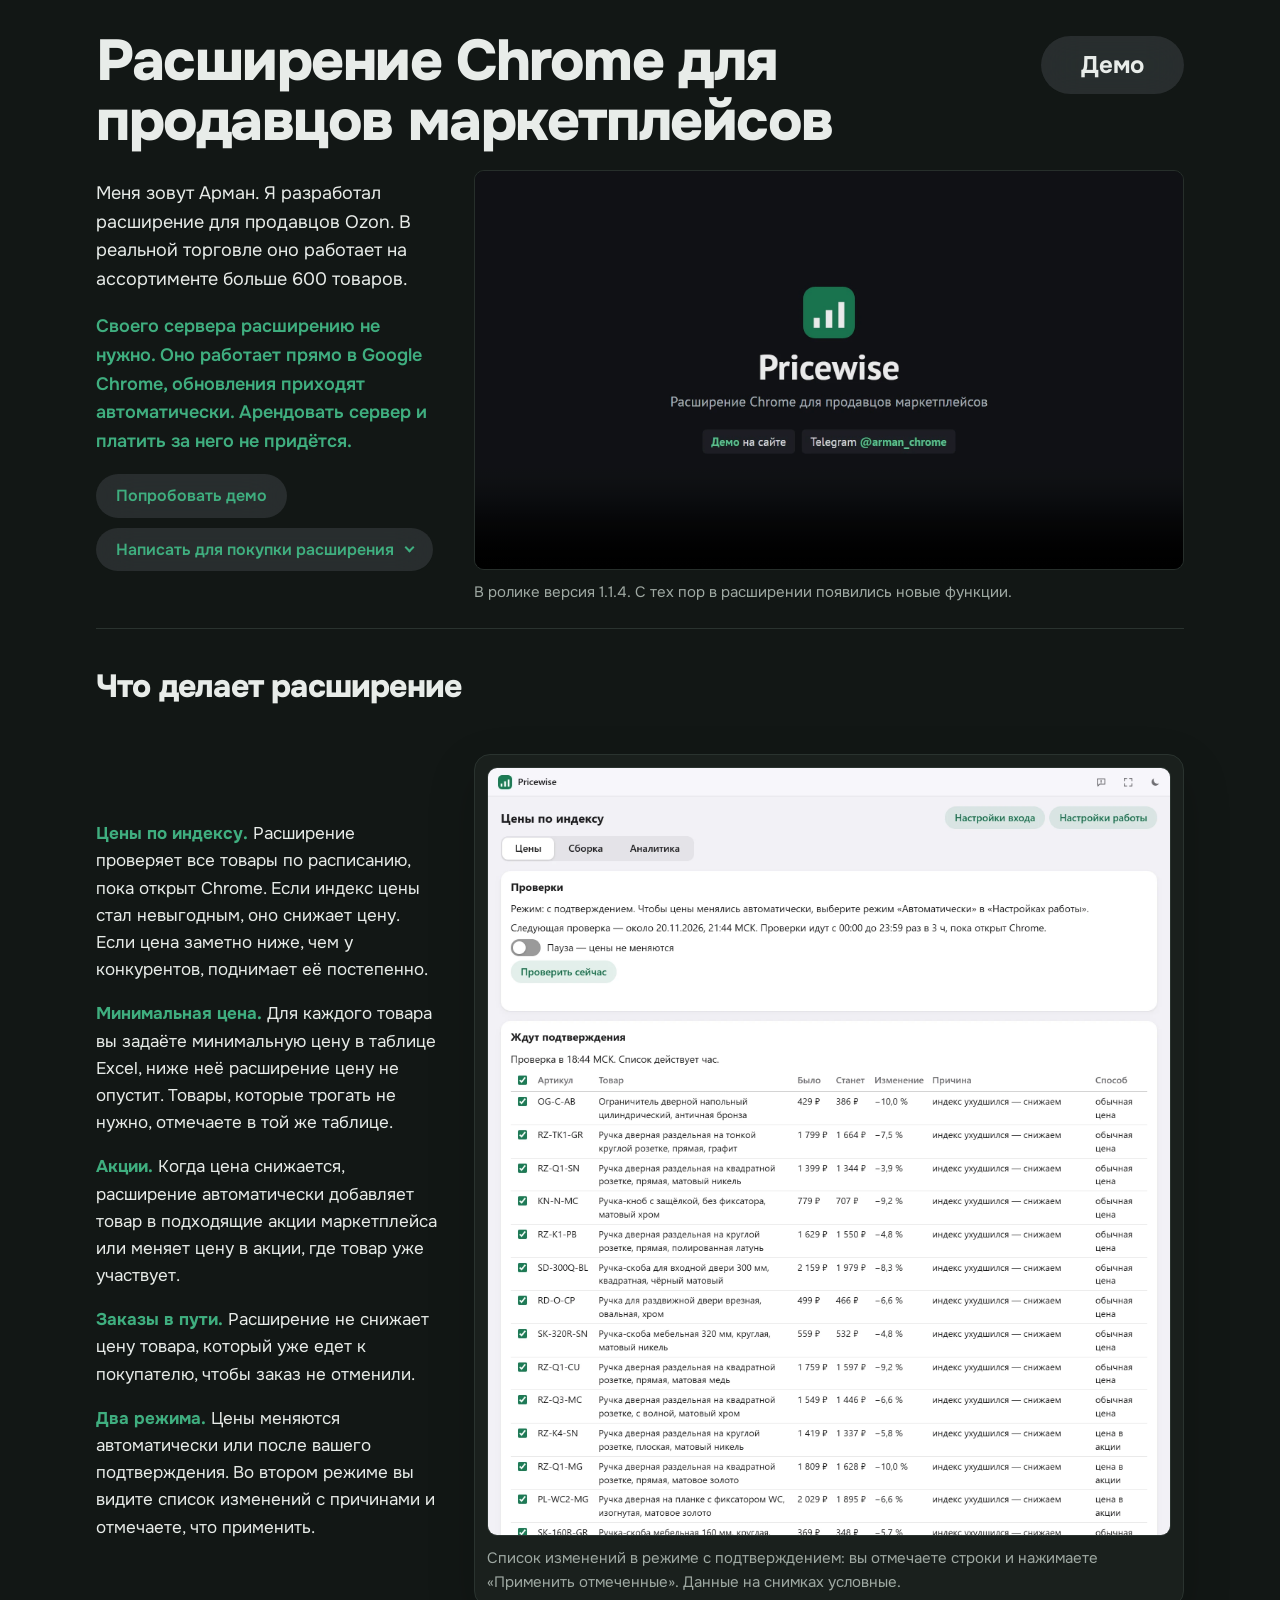
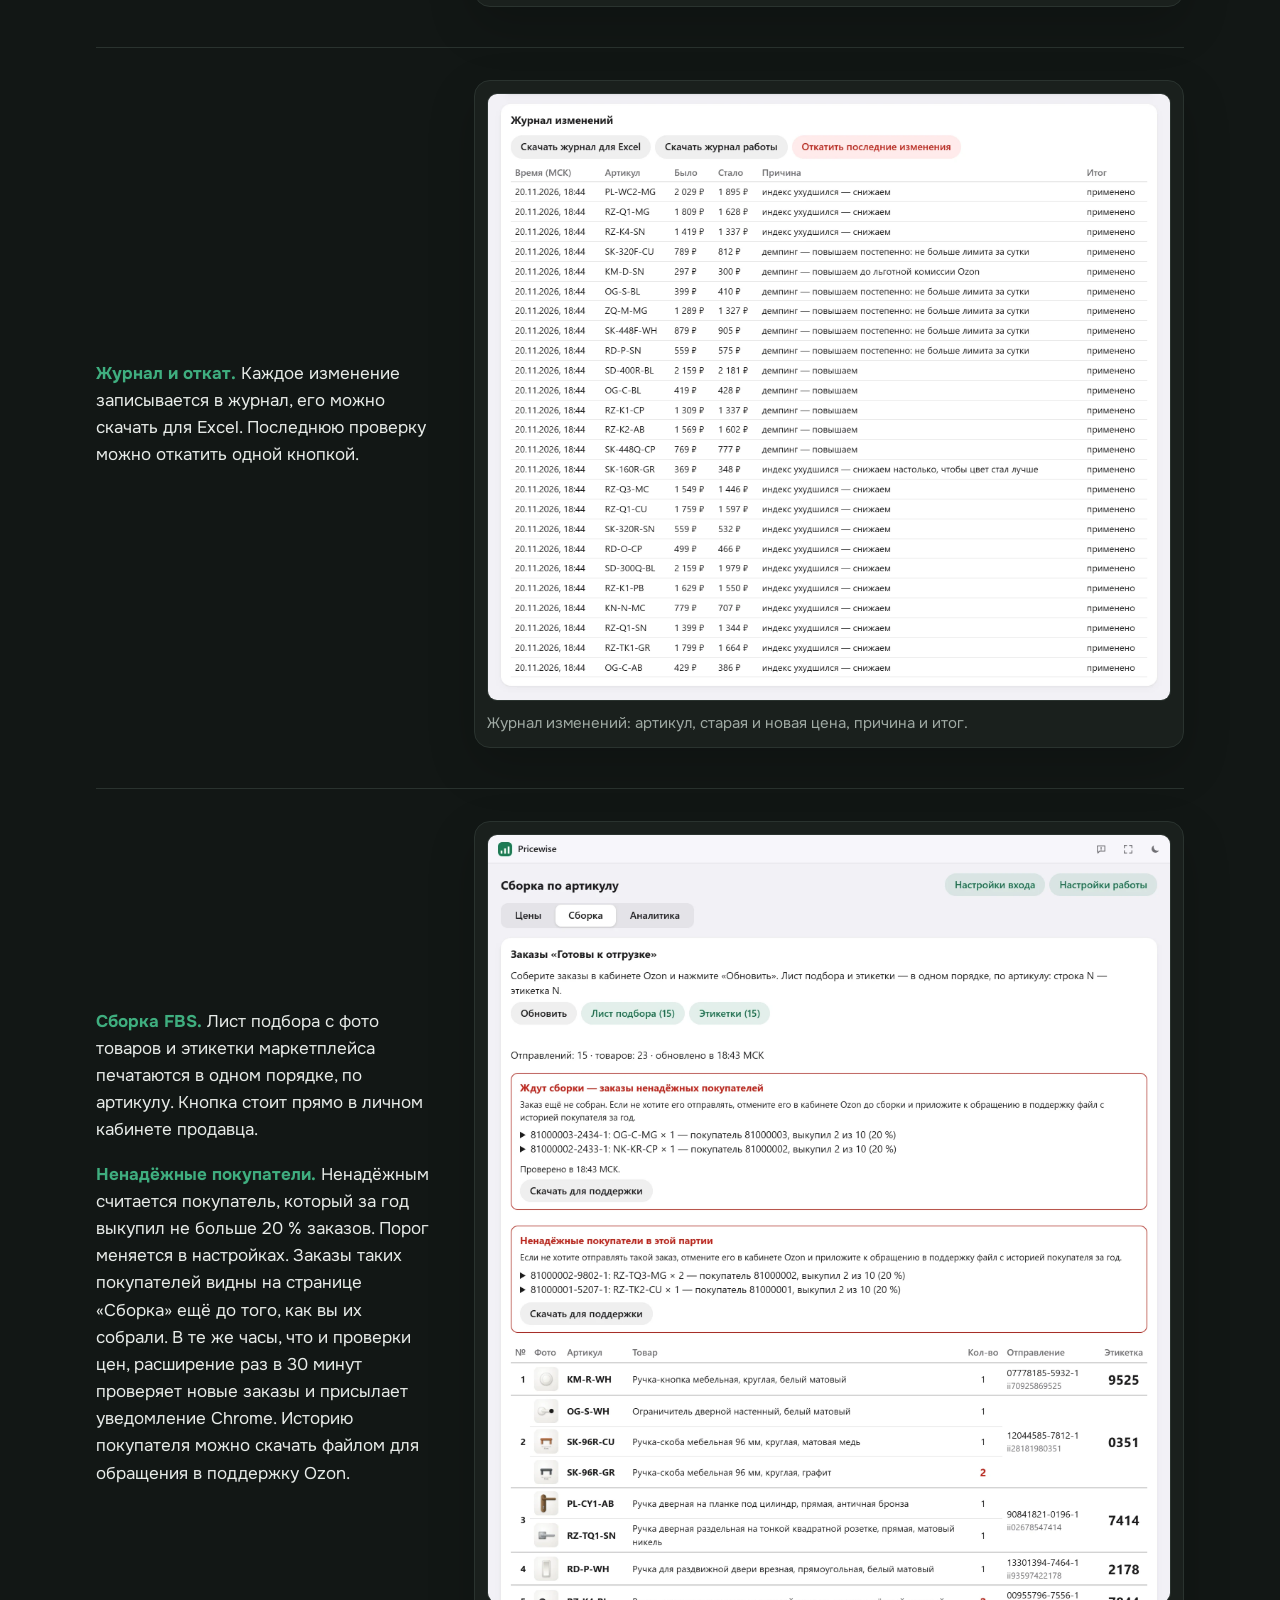
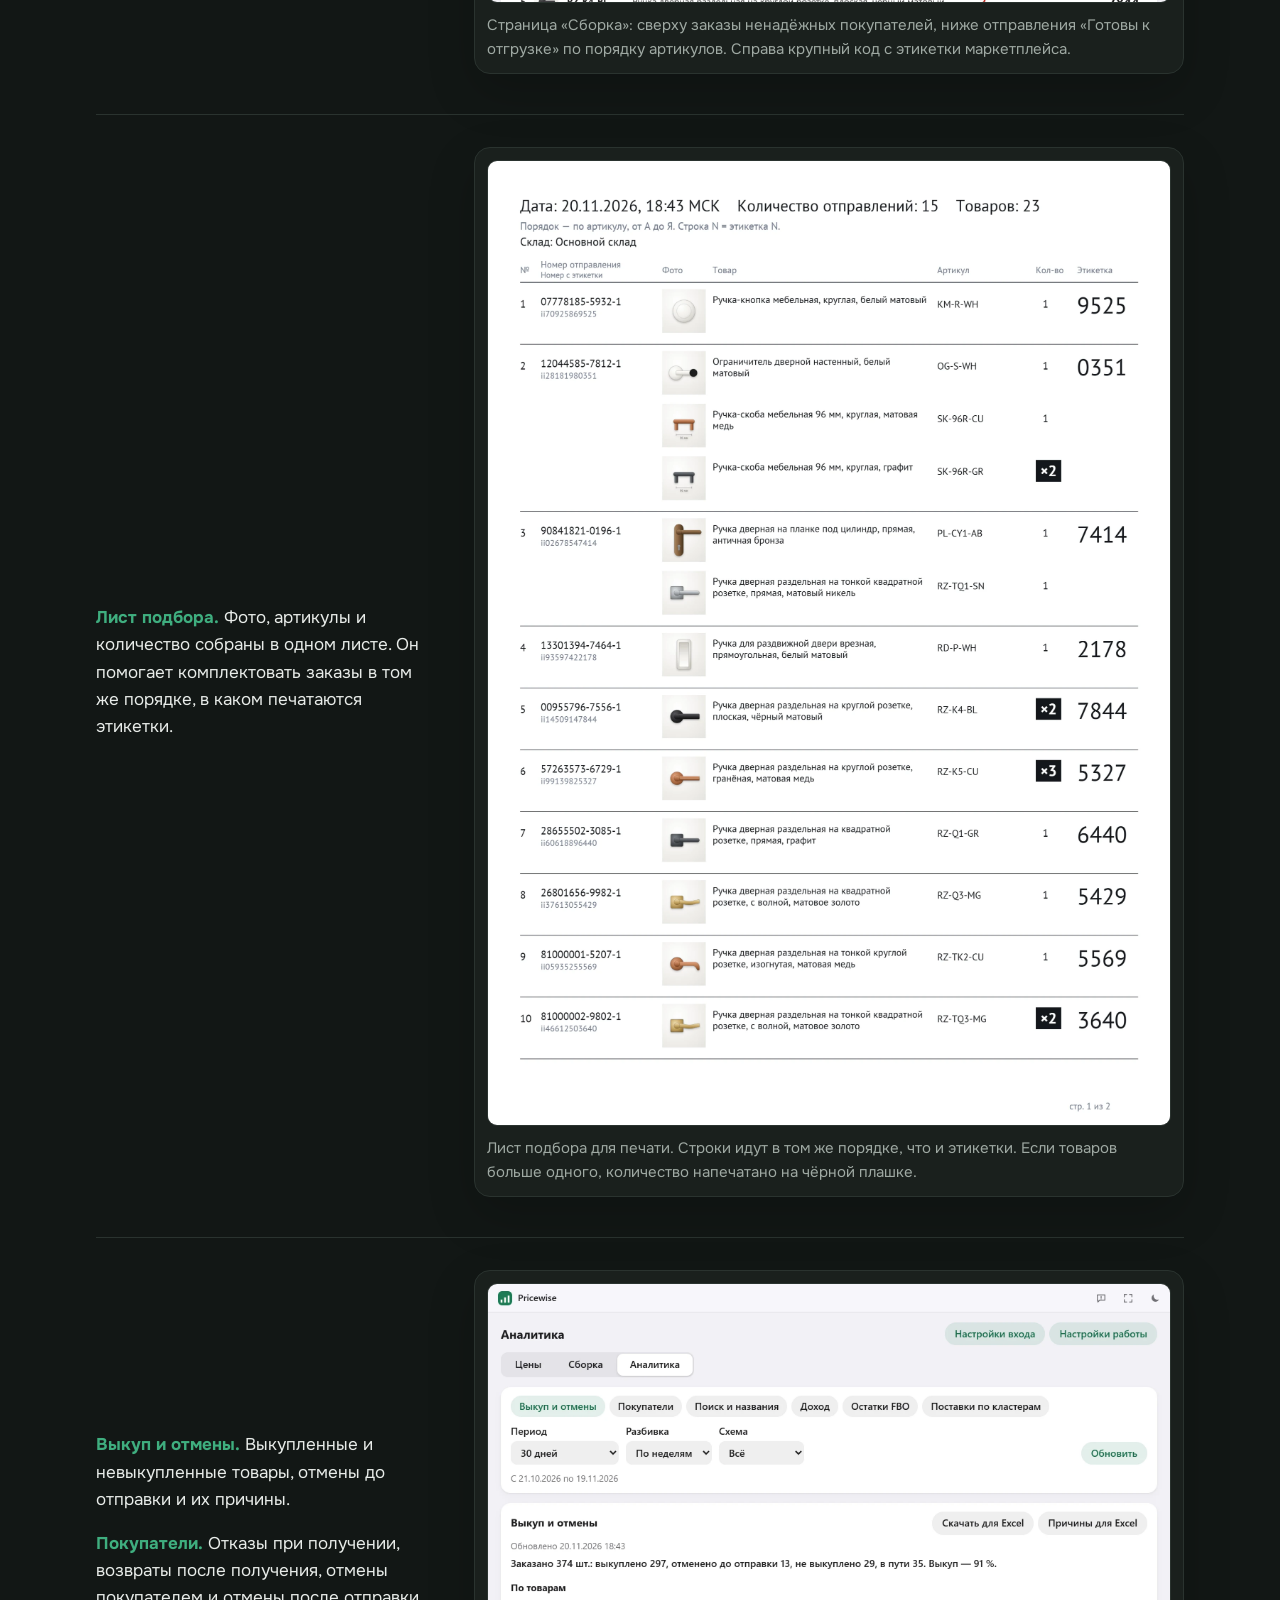
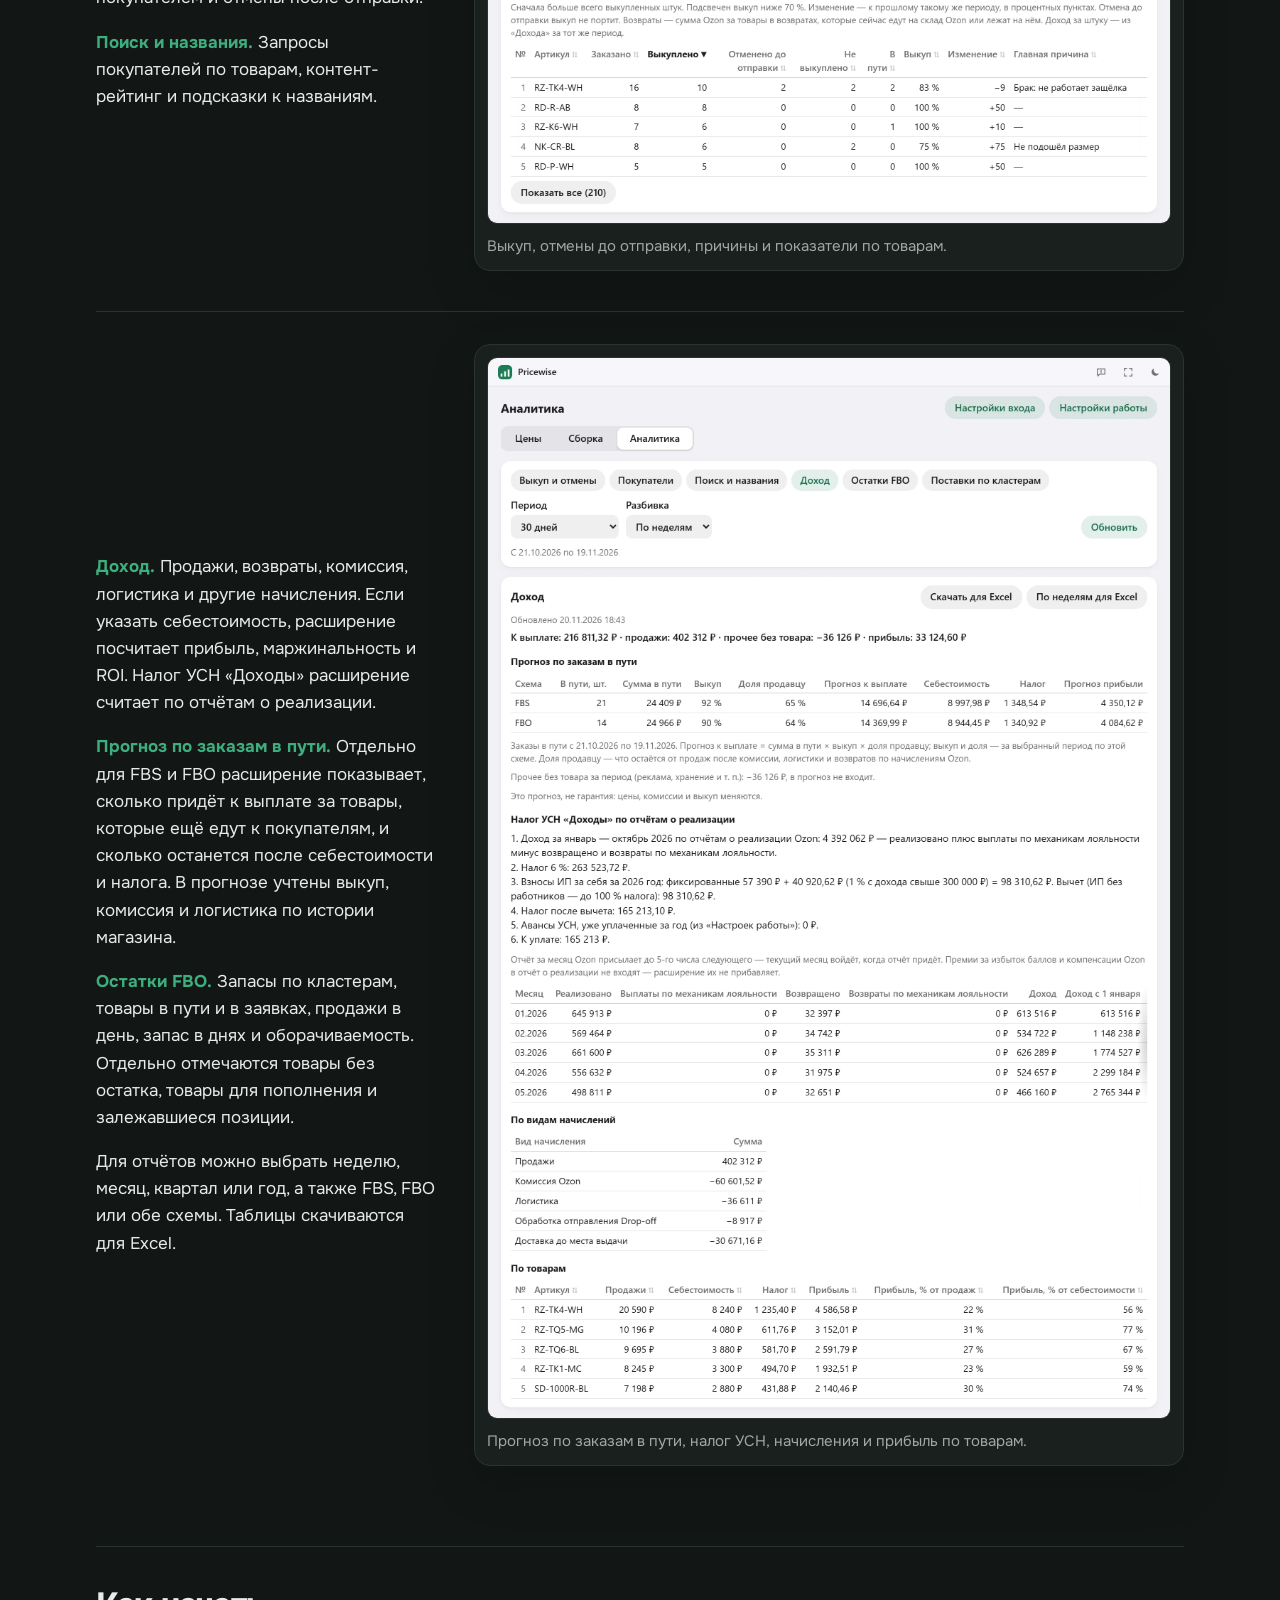
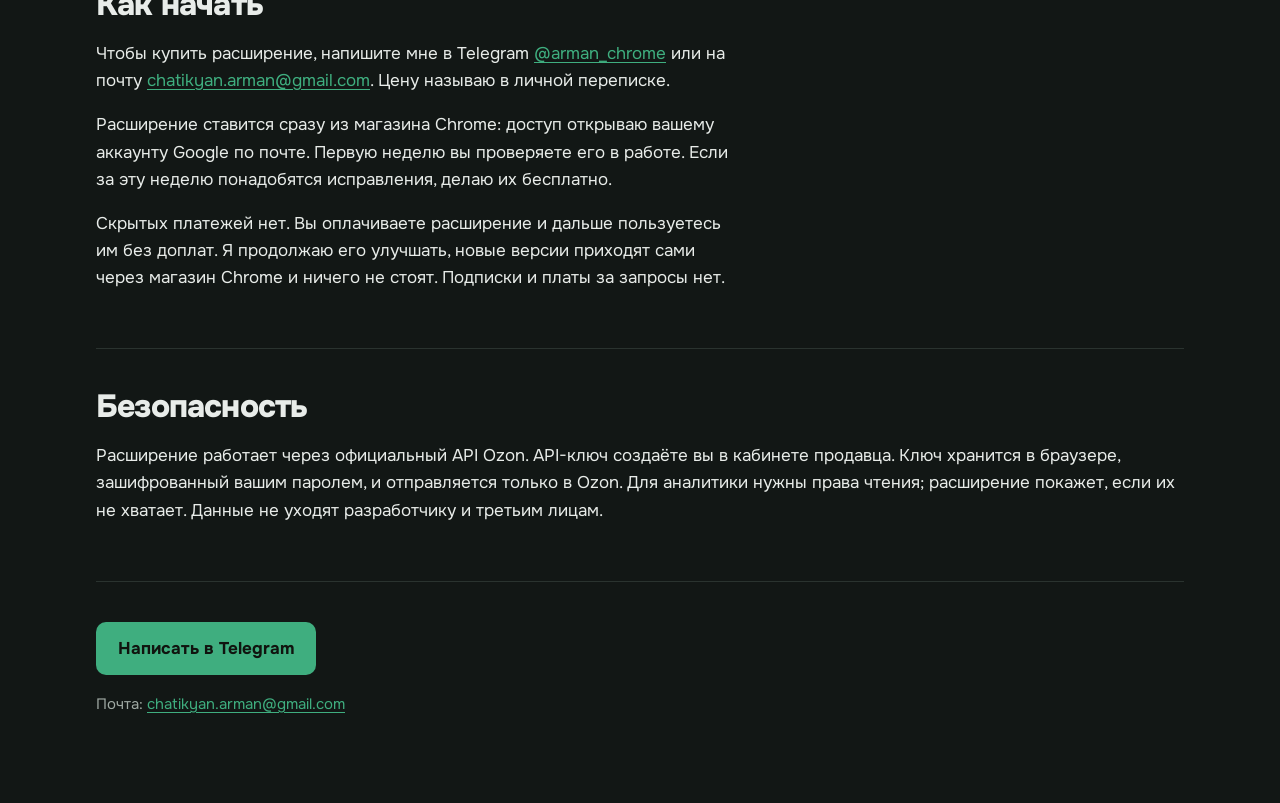
<file: index.html>
<!doctype html>
<html lang="ru">
<head>
<meta charset="utf-8">
<meta name="viewport" content="width=device-width, initial-scale=1">
<meta name="color-scheme" content="dark">
<meta name="theme-color" content="#121715">
<title>Расширение Chrome для продавцов маркетплейсов: Арман</title>
<meta name="description" content="Расширение Chrome для цен, сборки FBS и аналитики магазина. Демо можно попробовать прямо на сайте.">
<link rel="canonical" href="https://armanch17.github.io/">
<meta property="og:type" content="website">
<meta property="og:locale" content="ru_RU">
<meta property="og:url" content="https://armanch17.github.io/">
<meta property="og:title" content="Расширение Chrome для продавцов маркетплейсов: Арман">
<meta property="og:description" content="Расширение Chrome для цен, сборки FBS и аналитики магазина. Демо можно попробовать прямо на сайте.">
<meta property="og:image" content="https://armanch17.github.io/images/cover.png?v=6">
<meta property="og:image:type" content="image/png">
<meta property="og:image:width" content="1200">
<meta property="og:image:height" content="630">
<meta property="og:image:alt" content="Расширение Chrome для продавцов маркетплейсов">
<meta name="twitter:card" content="summary_large_image">
<link rel="icon" href="favicon.ico" sizes="32x32">
<link rel="icon" href="favicon.svg" type="image/svg+xml">
<link rel="stylesheet" href="style.css?v=15">
</head>
<body>
<div class="page">

<div class="inner-head">
  <div class="head-title">
    <h1>Расширение Chrome для продавцов маркетплейсов</h1>
    <a class="demo-button" href="https://ozon-price-demo.pages.dev/" target="_blank" rel="noopener">Демо</a>
  </div>
  <div class="head-copy">
  <p class="lead">Меня зовут Арман. Я разработал расширение для продавцов Ozon. В реальной торговле оно работает на ассортименте больше 600 товаров.</p>
  <p class="lead lead-accent">Своего сервера расширению не нужно. Оно работает прямо в Google Chrome, обновления приходят автоматически. Арендовать сервер и платить за него не придётся.</p>
  <div class="demo-link">
    <a class="pill" href="https://ozon-price-demo.pages.dev/" target="_blank" rel="noopener">Попробовать демо</a>
    <details class="buy">
      <summary class="pill">Написать для покупки расширения</summary>
      <div class="buy-menu">
        <a href="https://t.me/arman_chrome" target="_blank" rel="noopener"><strong>Telegram</strong><span>@arman_chrome</span></a>
        <a href="mailto:chatikyan.arman@gmail.com"><strong>Почта</strong><span>chatikyan.arman@gmail.com</span></a>
      </div>
    </details>
  </div>
  </div>
  <figure class="shot">
    <video controls playsinline preload="none" poster="images/video-poster-3.webp" width="1920" height="1080" aria-label="Ролик о расширении: проверка цен, список изменений, журнал и сборка заказов в кабинете продавца"><source src="video/reklama-7.mp4" type="video/mp4"></video>
    <figcaption>В ролике версия 1.1.4. С тех пор в расширении появились новые функции.</figcaption>
  </figure>
</div>

<main>

<section aria-labelledby="features">
  <h2 id="features">Что делает расширение</h2>
  <div class="feature-showcase">
    <div class="feature-copy">
      <p class="feature text"><strong>Цены по индексу.</strong> Расширение проверяет все товары по расписанию, пока открыт Chrome. Если индекс цены стал невыгодным, оно снижает цену. Если цена заметно ниже, чем у конкурентов, поднимает её постепенно.</p>
      <p class="feature text"><strong>Минимальная цена.</strong> Для каждого товара вы задаёте минимальную цену в таблице Excel, ниже неё расширение цену не опустит. Товары, которые трогать не нужно, отмечаете в той же таблице.</p>
      <p class="feature text"><strong>Акции.</strong> Когда цена снижается, расширение автоматически добавляет товар в подходящие акции маркетплейса или меняет цену в акции, где товар уже участвует.</p>
      <p class="feature text"><strong>Заказы в пути.</strong> Расширение не снижает цену товара, который уже едет к покупателю, чтобы заказ не отменили.</p>
      <p class="feature text"><strong>Два режима.</strong> Цены меняются автоматически или после вашего подтверждения. Во втором режиме вы видите список изменений с причинами и отмечаете, что применить.</p>
    </div>
    <figure class="shot">
      <img src="images/ad-prices.webp?v=9" width="1920" height="2160" loading="lazy" decoding="async" alt="Скриншот расширения: список цен, ожидающих подтверждения.">
      <figcaption>Список изменений в режиме с подтверждением: вы отмечаете строки и нажимаете «Применить отмеченные». Данные на снимках условные.</figcaption>
    </figure>
  </div>

  <div class="feature-showcase">
    <figure class="shot">
      <img src="images/ad-journal.webp?v=9" width="1920" height="1704" loading="lazy" decoding="async" alt="Скриншот журнала изменений расширения.">
      <figcaption>Журнал изменений: артикул, старая и новая цена, причина и итог.</figcaption>
    </figure>
    <div class="feature-copy">
      <p class="feature text"><strong>Журнал и откат.</strong> Каждое изменение записывается в журнал, его можно скачать для Excel. Последнюю проверку можно откатить одной кнопкой.</p>
    </div>
  </div>

  <div class="feature-showcase">
    <div class="feature-copy">
      <p class="feature text"><strong>Сборка FBS.</strong> Лист подбора с фото товаров и этикетки маркетплейса печатаются в одном порядке, по артикулу. Кнопка стоит прямо в личном кабинете продавца.</p>
      <p class="feature text"><strong>Ненадёжные покупатели.</strong> Ненадёжным считается покупатель, который за год выкупил не больше 20 % заказов. Порог меняется в настройках. Заказы таких покупателей видны на странице «Сборка» ещё до того, как вы их собрали. В те же часы, что и проверки цен, расширение раз в 30 минут проверяет новые заказы и присылает уведомление Chrome. Историю покупателя можно скачать файлом для обращения в поддержку Ozon.</p>
    </div>
    <figure class="shot">
      <img src="images/ad-assembly.webp?v=9" width="1920" height="2160" loading="lazy" decoding="async" alt="Скриншот страницы сборки заказов FBS в расширении.">
      <figcaption>Страница «Сборка»: сверху заказы ненадёжных покупателей, ниже отправления «Готовы к отгрузке» по порядку артикулов. Справа крупный код с этикетки маркетплейса.</figcaption>
    </figure>
  </div>

  <div class="feature-showcase">
    <figure class="shot">
      <img src="images/ad-picklist.webp?v=9" width="1920" height="2715" loading="lazy" decoding="async" alt="Лист подбора с фото товаров, артикулами, количеством и кодами этикеток.">
      <figcaption>Лист подбора для печати. Строки идут в том же порядке, что и этикетки. Если товаров больше одного, количество напечатано на чёрной плашке.</figcaption>
    </figure>
    <div class="feature-copy">
      <p class="feature text"><strong>Лист подбора.</strong> Фото, артикулы и количество собраны в одном листе. Он помогает комплектовать заказы в том же порядке, в каком печатаются этикетки.</p>
    </div>
  </div>
  <div class="feature-showcase">
    <div class="feature-copy">
      <p class="feature text"><strong>Выкуп и отмены.</strong> Выкупленные и невыкупленные товары, отмены до отправки и их причины.</p>
      <p class="feature text"><strong>Покупатели.</strong> Отказы при получении, возвраты после получения, отмены покупателем и отмены после отправки.</p>
      <p class="feature text"><strong>Поиск и названия.</strong> Запросы покупателей по товарам, контент-рейтинг и подсказки к названиям.</p>
    </div>
    <figure class="shot">
      <img src="images/ad-analytics-buyout.webp?v=9" width="1920" height="1516" loading="lazy" decoding="async" alt="Отчёт по выкупу: выкупленные и невыкупленные товары, отмены и причины">
      <figcaption>Выкуп, отмены до отправки, причины и показатели по товарам.</figcaption>
    </figure>
  </div>
  <div class="feature-showcase">
    <figure class="shot">
      <img src="images/ad-analytics-income.webp?v=9" width="1920" height="2984" loading="lazy" decoding="async" alt="Отчёт о доходе: прогноз по заказам в пути, налог, начисления и прибыль по товарам">
      <figcaption>Прогноз по заказам в пути, налог УСН, начисления и прибыль по товарам.</figcaption>
    </figure>
    <div class="feature-copy">
      <p class="feature text"><strong>Доход.</strong> Продажи, возвраты, комиссия, логистика и другие начисления. Если указать себестоимость, расширение посчитает прибыль, маржинальность и ROI. Налог УСН «Доходы» расширение считает по отчётам о реализации.</p>
      <p class="feature text"><strong>Прогноз по заказам в пути.</strong> Отдельно для FBS и FBO расширение показывает, сколько придёт к выплате за товары, которые ещё едут к покупателям, и сколько останется после себестоимости и налога. В прогнозе учтены выкуп, комиссия и логистика по истории магазина.</p>
      <p class="feature text"><strong>Остатки FBO.</strong> Запасы по кластерам, товары в пути и в заявках, продажи в день, запас в днях и оборачиваемость. Отдельно отмечаются товары без остатка, товары для пополнения и залежавшиеся позиции.</p>
      <p class="feature text">Для отчётов можно выбрать неделю, месяц, квартал или год, а также FBS, FBO или обе схемы. Таблицы скачиваются для Excel.</p>
    </div>
  </div>
</section>

<section aria-labelledby="start">
  <h2 id="start">Как начать</h2>
      <p class="text">Чтобы купить расширение, напишите мне в Telegram <a href="https://t.me/arman_chrome" target="_blank" rel="noopener">@arman_chrome</a> или на почту <a href="mailto:chatikyan.arman@gmail.com">chatikyan.arman@gmail.com</a>. Цену называю в личной переписке.</p>
      <p class="text">Расширение ставится сразу из магазина Chrome: доступ открываю вашему аккаунту Google по почте. Первую неделю вы проверяете его в работе. Если за эту неделю понадобятся исправления, делаю их бесплатно.</p>
      <p class="text">Скрытых платежей нет. Вы оплачиваете расширение и дальше пользуетесь им без доплат. Я продолжаю его улучшать, новые версии приходят сами через магазин Chrome и ничего не стоят. Подписки и платы за запросы нет.</p>
</section>

<section aria-labelledby="security">
  <h2 id="security">Безопасность</h2>
      <p>Расширение работает через официальный API Ozon. API-ключ создаёте вы в кабинете продавца. Ключ хранится в браузере, зашифрованный вашим паролем, и отправляется только в Ozon. Для аналитики нужны права чтения; расширение покажет, если их не хватает. Данные не уходят разработчику и третьим лицам.</p>
</section>

</main>

<footer class="end">
  <p><a class="button" href="https://t.me/arman_chrome" target="_blank" rel="noopener">Написать в Telegram</a></p>
  <p class="note">Почта: <a href="mailto:chatikyan.arman@gmail.com">chatikyan.arman@gmail.com</a></p>
</footer>

</div>
<script>
document.addEventListener('click', (e) => {
  for (const d of document.querySelectorAll('details.buy[open]')) {
    if (!d.contains(e.target) || e.target.closest('.buy-menu a')) d.open = false;
  }
});
document.addEventListener('keydown', (e) => {
  if (e.key !== 'Escape') return;
  for (const d of document.querySelectorAll('details.buy[open]')) {
    d.open = false;
    d.querySelector('summary').focus();
  }
});
</script>
</body>
</html>
</file>
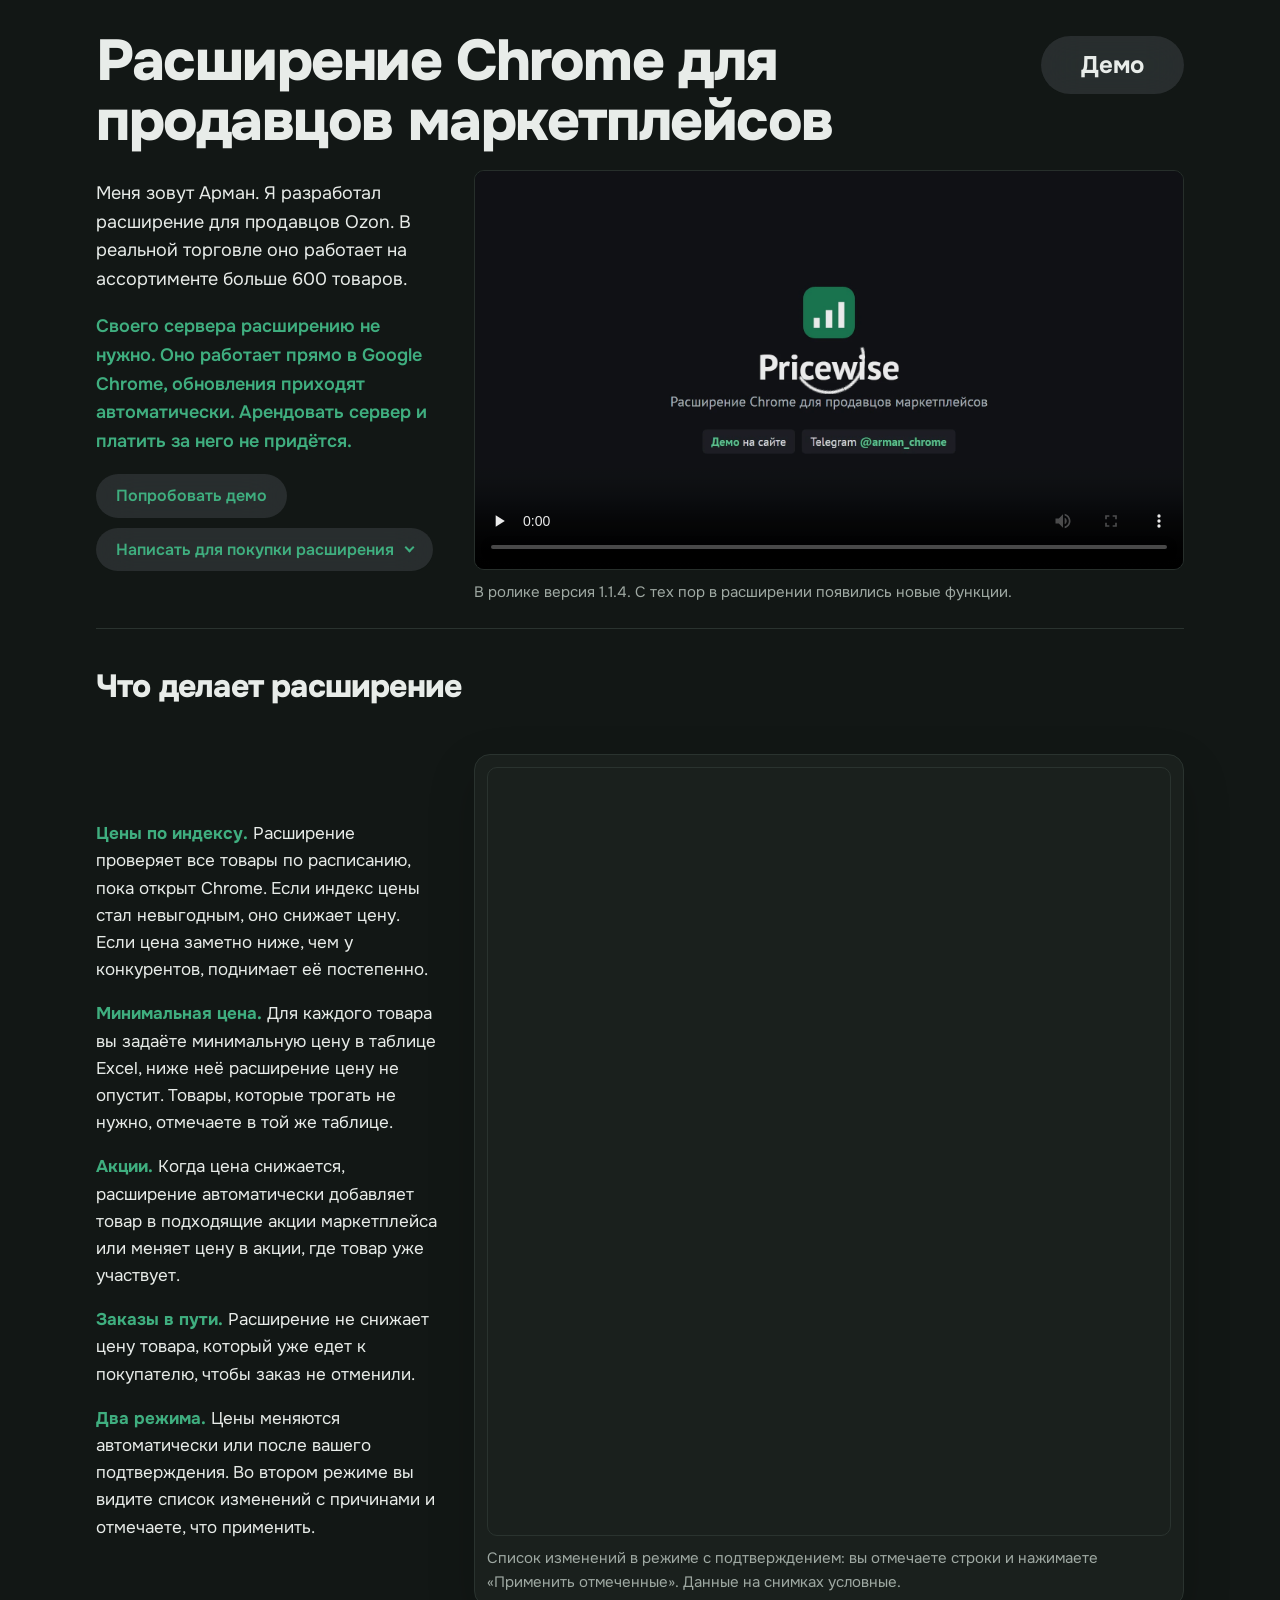
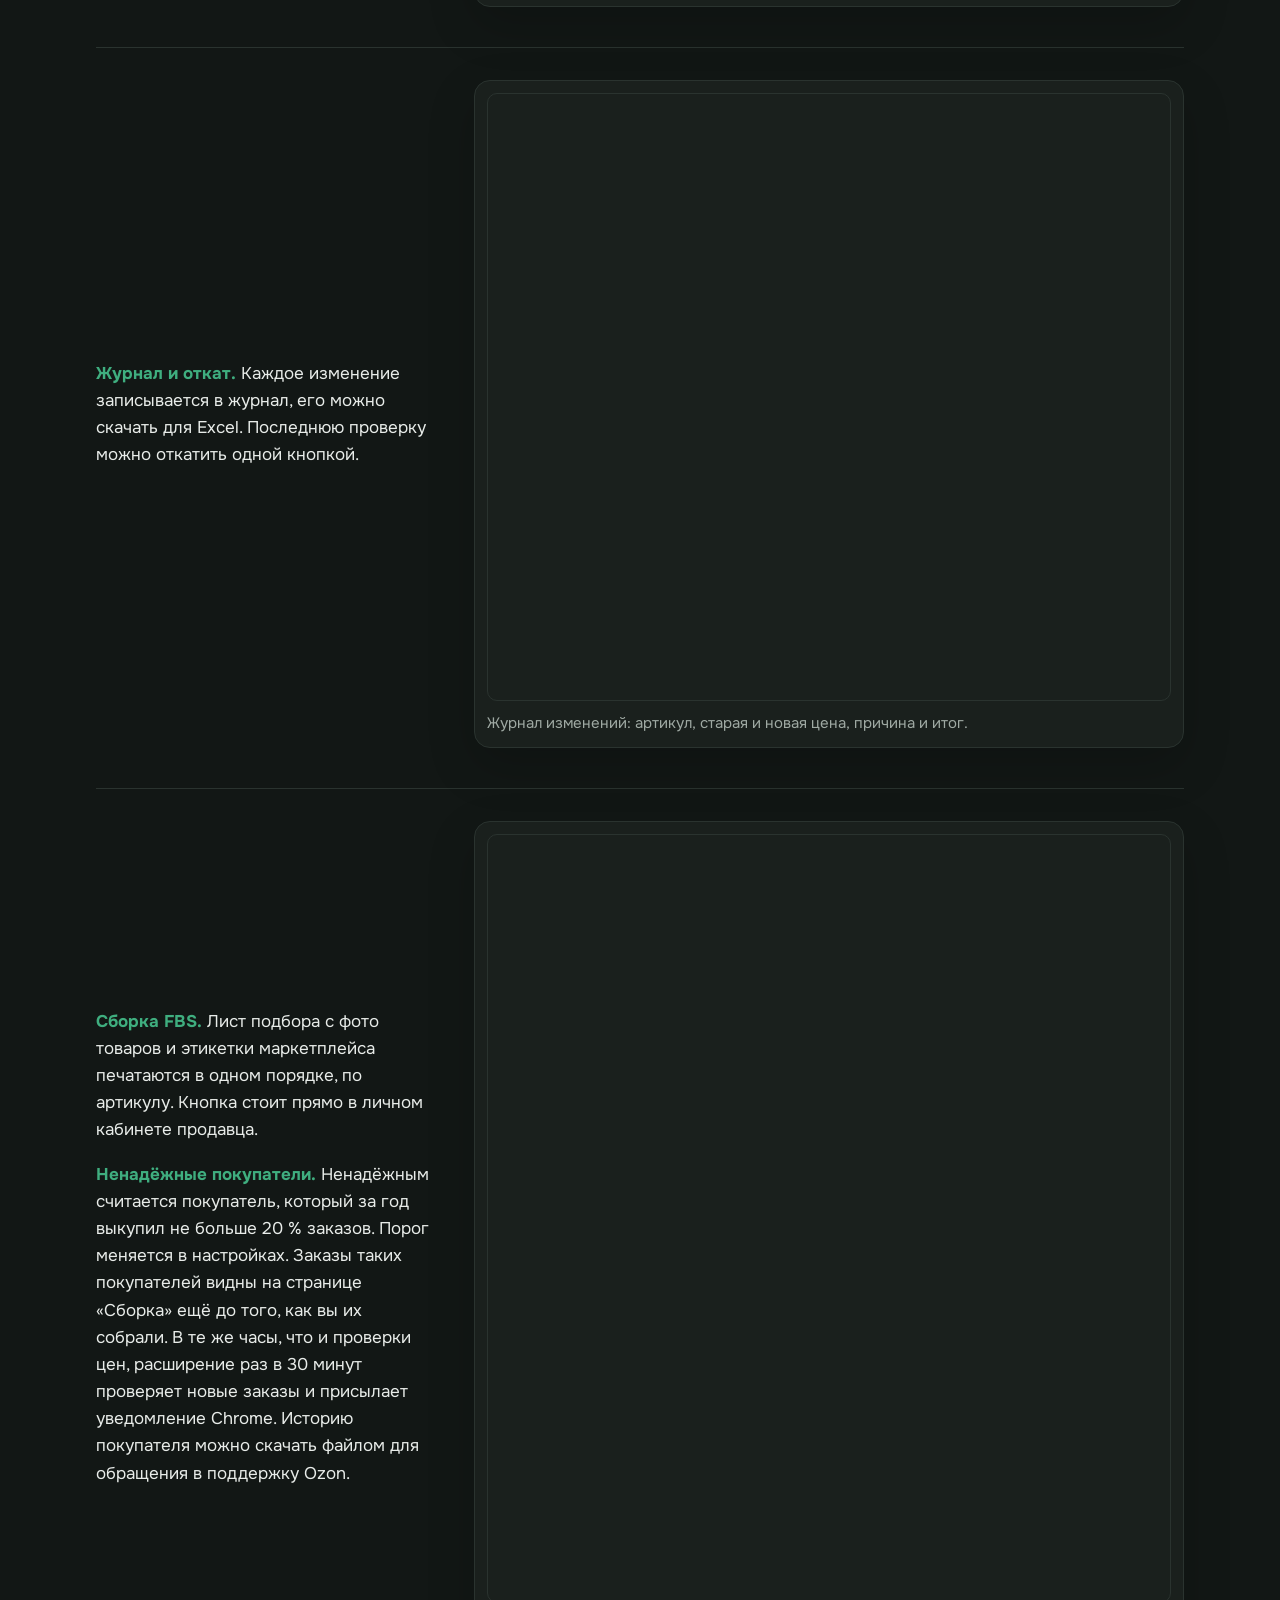
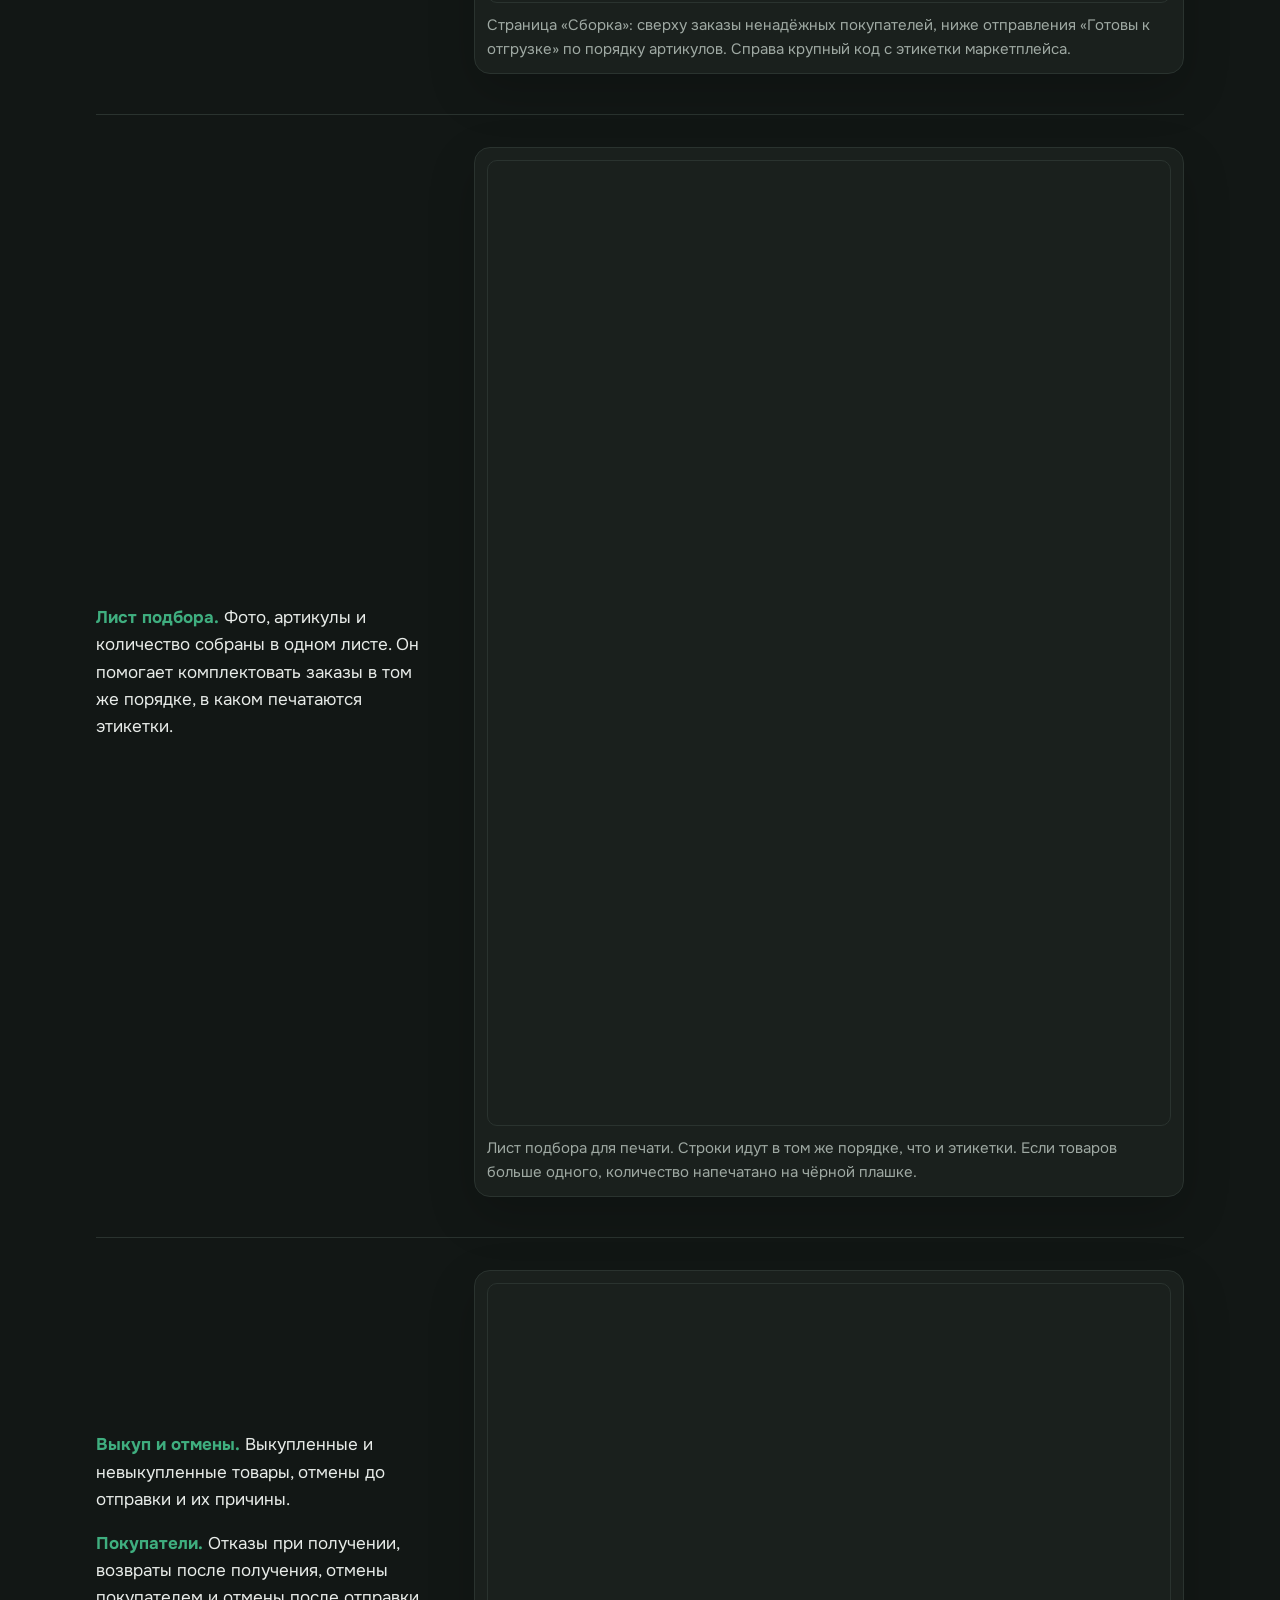
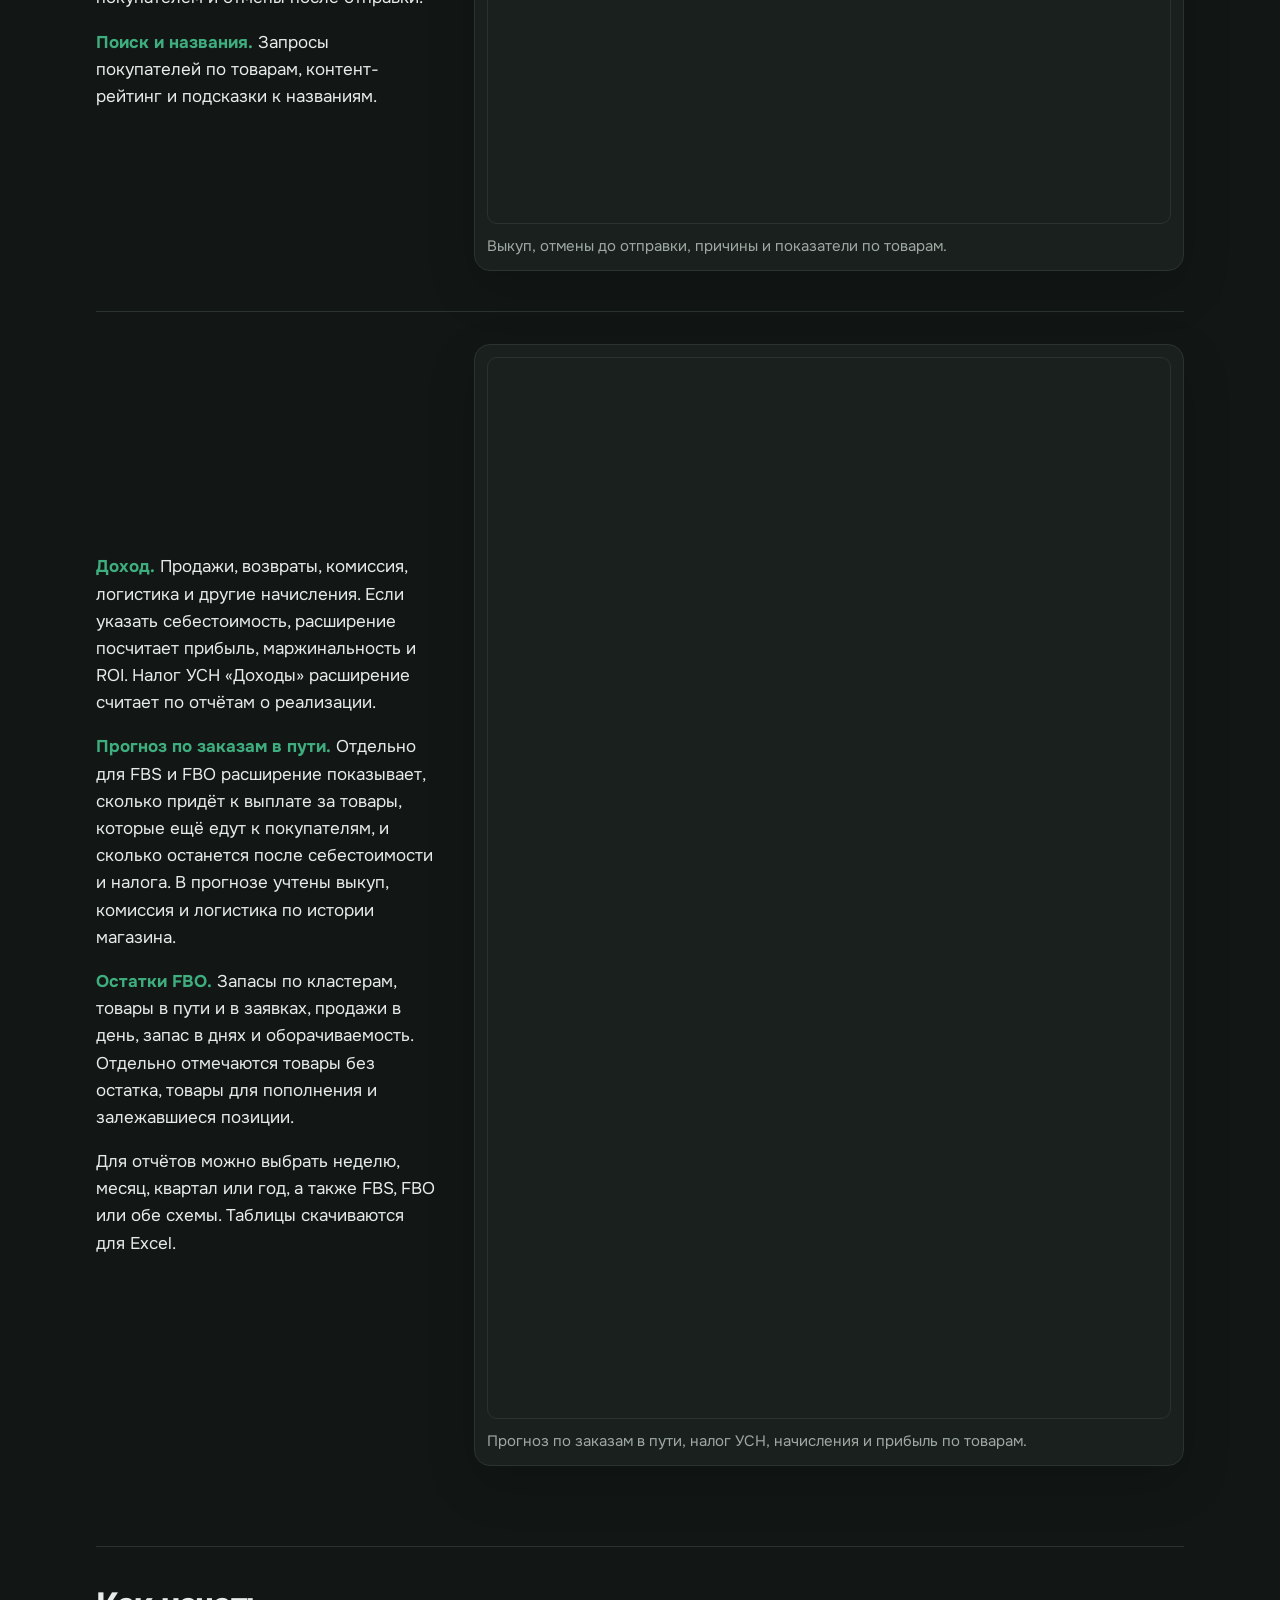
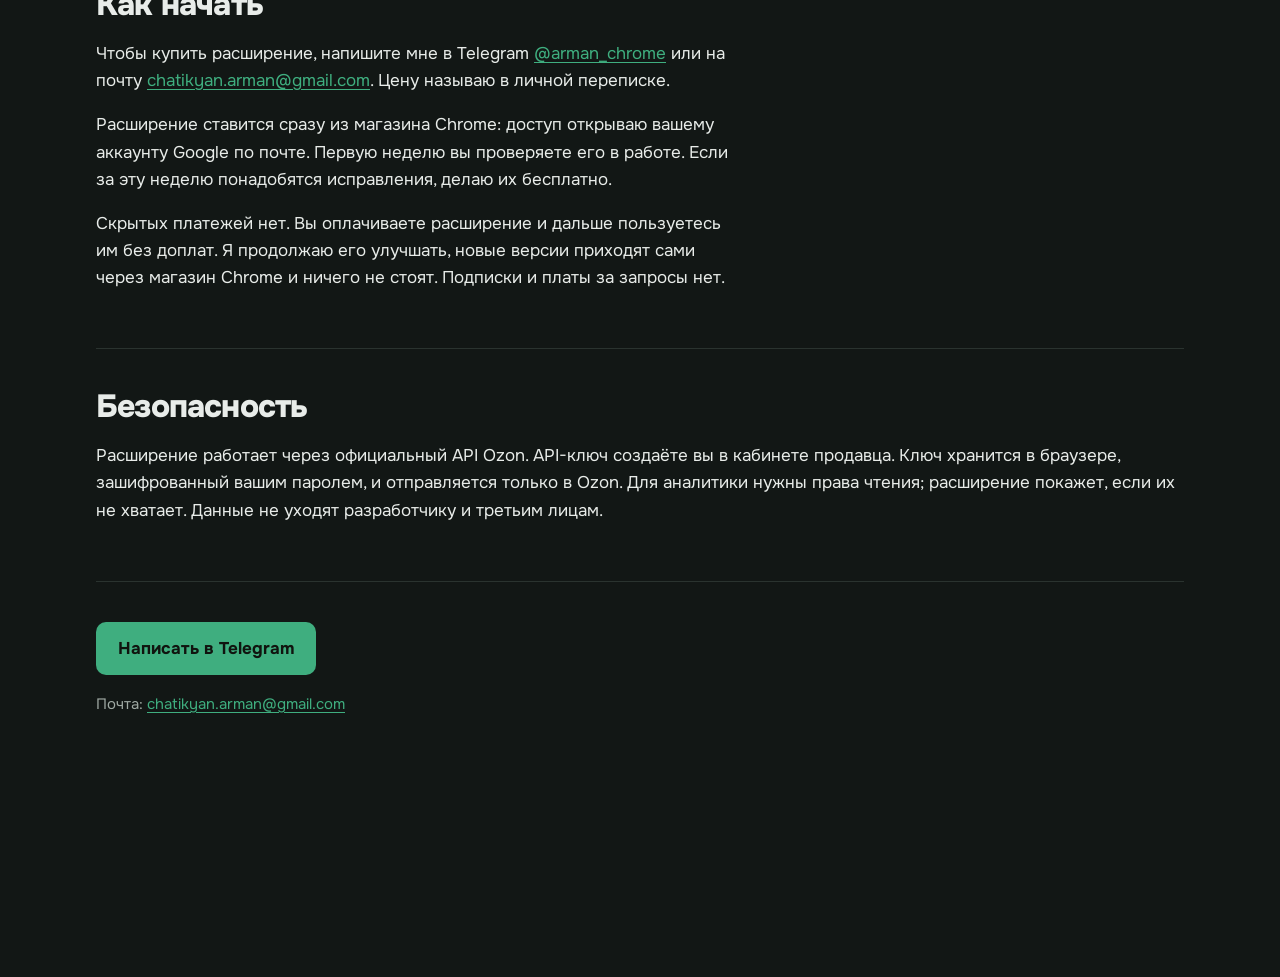
<file: extensions.html>
<!doctype html><html lang="ru"><head><meta charset="utf-8"><meta http-equiv="refresh" content="0; url=./"><link rel="canonical" href="https://armanch17.github.io/"><title>Расширение Chrome для продавцов маркетплейсов</title></head><body><p>Страница переехала на <a href="./">главную</a>.</p></body></html>
</file>
<file: style.css>
@font-face {
  font-family: "Onest";
  font-style: normal;
  font-weight: 100 900;
  font-display: swap;
  src: url("fonts/onest-cyrillic.woff2") format("woff2");
  unicode-range: U+0301, U+0400-045F, U+0490-0491, U+04B0-04B1, U+2116;
}

@font-face {
  font-family: "Onest";
  font-style: normal;
  font-weight: 100 900;
  font-display: swap;
  src: url("fonts/onest-latin.woff2") format("woff2");
  unicode-range: U+0000-00FF, U+0131, U+0152-0153, U+02BB-02BC, U+02C6, U+02DA, U+02DC, U+0304, U+0308, U+0329, U+2000-206F, U+20AC, U+2122, U+2191, U+2193, U+2212, U+2215, U+FEFF, U+FFFD;
}

:root {
  --bg: #121715;
  --surface: #1a201d;
  --ink: #e8ece9;
  --muted: #9fa9a3;
  --rule: #2a332f;
  --green: #3fae7f;
  --amber: #e3b46c;
  --accent: var(--green);
  --font: "Onest", system-ui, -apple-system, "Segoe UI", Roboto, sans-serif;
  --gutter: 16px;
  color-scheme: dark;
}

*,
*::before,
*::after {
  box-sizing: border-box;
}

html {
  -webkit-text-size-adjust: 100%;
  text-size-adjust: 100%;
}

body {
  margin: 0;
  background: var(--bg);
  color: var(--ink);
  font-family: var(--font);
  font-size: 17px;
  line-height: 1.6;
  overflow-wrap: break-word;
}

a {
  color: var(--accent);
  text-underline-offset: 0.18em;
}

a:focus-visible {
  outline: 3px solid var(--accent);
  outline-offset: 3px;
  border-radius: 6px;
}

p {
  margin: 0 0 1em;
}

.page {
  max-width: 72rem;
  margin: 0 auto;
  padding: 0 var(--gutter);
}

.top {
  display: flex;
  flex-wrap: wrap;
  align-items: center;
  justify-content: space-between;
  gap: 0 24px;
  padding: 10px 0;
  font-size: 0.9375rem;
}

.top .home, .top nav a {
  padding-block: 10px;
}

.top .home {
  color: var(--ink);
  font-weight: 700;
  text-decoration: none;
}

.top nav {
  display: flex;
  gap: 18px;
}

.top nav a {
  color: var(--muted);
  text-decoration: none;
}

.top nav a[aria-current] {
  color: var(--ink);
}

h1,
h2 {
  font-weight: 800;
  letter-spacing: -0.025em;
  text-wrap: balance;
}

h1 {
  margin: 0 0 18px;
  font-size: clamp(2rem, 1.3rem + 3.2vw, 3.6rem);
  line-height: 1.04;
}

h2 {
  margin: 0 0 16px;
  font-size: clamp(1.375rem, 1.1rem + 1.2vw, 2rem);
  line-height: 1.15;
}

.lead {
  max-width: 38rem;
  font-size: 1.125rem;
  color: var(--ink);
}

.button {
  display: inline-block;
  padding: 13px 22px;
  border-radius: 10px;
  background: var(--accent);
  color: #10140f;
  font-weight: 700;
  text-decoration: none;
}

.hub-head {
  padding: 40px 0 32px;
}

.doors {
  display: grid;
  gap: 16px;
  padding-bottom: 40px;
}

.door {
  position: relative;
  display: flex;
  flex-direction: column;
  min-height: 420px;
  padding: 28px 28px 0;
  overflow: hidden;
  border: 1px solid var(--rule);
  border-radius: 20px;
  background: var(--surface);
  color: var(--ink);
  text-decoration: none;
}

.door:only-child {
  grid-column: 1 / -1;
}

.door:hover {
  border-color: var(--accent);
}

.door h2 {
  margin-bottom: 10px;
}

.door p {
  max-width: 26rem;
  color: var(--muted);
}

.door .go {
  color: var(--accent);
  font-weight: 700;
}

.door .art {
  position: relative;
  flex: 1;
  min-height: 210px;
  margin-top: 16px;
}

.door-ext .art img {
  position: absolute;
  left: 0;
  right: 0;
  top: 0;
  width: 100%;
  height: 100%;
  object-fit: cover;
  object-position: top left;
  border-radius: 12px 12px 0 0;
  opacity: 0.9;
}

.hub-contacts {
  padding: 24px 0 64px;
  border-top: 1px solid var(--rule);
  color: var(--muted);
}

.inner-head {
  padding: 32px 0 24px;
}

@media (min-width: 900px) {
  .inner-head {
    display: grid;
    grid-template-columns: minmax(0, 0.65fr) minmax(0, 1.35fr);
    align-items: center;
    column-gap: 36px;
  }

  .inner-head .head-title {
    grid-column: 1 / -1;
    grid-row: 1;
  }

  .inner-head .head-copy {
    grid-column: 1;
    grid-row: 2;
  }

  .inner-head .shot {
    grid-column: 2;
    grid-row: 2;
    width: 100%;
    max-width: none;
    margin: 0;
  }
}

section {
  padding: 40px 0;
  border-top: 1px solid var(--rule);
}

.text {
  max-width: 40rem;
}

.note {
  color: var(--muted);
  font-size: 0.9375rem;
}

.case {
  padding: 32px 0;
}

.case + .case {
  border-top: 1px dashed var(--rule);
}

.case h3 {
  margin: 0 0 4px;
  font-size: 1.25rem;
  font-weight: 700;
}

.case > p {
  margin: 0 0 16px;
  color: var(--muted);
}

.reel {
  display: flex;
  gap: 12px;
  margin: 0 calc(var(--gutter) * -1);
  padding: 0 var(--gutter) 10px;
  overflow-x: auto;
  scroll-snap-type: x mandatory;
  scroll-padding-inline: var(--gutter);
  list-style: none;
}

.reel li {
  flex: none;
  scroll-snap-align: start;
}

.reel a {
  display: block;
  border-radius: 12px;
}

.reel img {
  display: block;
  height: min(420px, 62vh);
  width: auto;
  aspect-ratio: 3 / 4;
  border-radius: 12px;
}

.ba {
  position: relative;
  width: min(100%, 420px);
  aspect-ratio: 3 / 4;
  overflow: hidden;
  border-radius: 12px;
  --pos: 50%;
}

.ba img {
  position: absolute;
  inset: 0;
  width: 100%;
  height: 100%;
  object-fit: cover;
}

.ba .after {
  clip-path: inset(0 0 0 var(--pos));
}

.ba .line {
  position: absolute;
  top: 0;
  bottom: 0;
  left: var(--pos);
  width: 3px;
  margin-left: -1.5px;
  background: #fff;
  pointer-events: none;
}

.ba .line::after {
  content: "";
  position: absolute;
  top: 50%;
  left: 50%;
  width: 40px;
  height: 40px;
  margin: -20px 0 0 -20px;
  border-radius: 50%;
  background: #fff;
  box-shadow: 0 4px 12px rgba(0, 0, 0, 0.4);
}

.ba input {
  position: absolute;
  inset: 0;
  width: 100%;
  height: 100%;
  margin: 0;
  opacity: 0;
  cursor: ew-resize;
}

.ba-labels {
  display: flex;
  justify-content: space-between;
  width: min(100%, 420px);
  margin-top: 8px;
  color: var(--muted);
  font-size: 0.9375rem;
}

.ba:has(input:focus-visible) {
  outline: 3px solid var(--accent);
  outline-offset: 3px;
}

.steps {
  list-style: none;
  counter-reset: step;
  margin: 0;
  padding: 0;
}

.steps li {
  counter-increment: step;
  position: relative;
  margin-bottom: 20px;
  padding: 2px 0 0 48px;
}

.steps li:last-child {
  margin-bottom: 0;
}

.steps li::before {
  content: counter(step);
  position: absolute;
  left: 0;
  top: 0;
  width: 30px;
  height: 30px;
  border: 1.5px solid var(--accent);
  border-radius: 50%;
  box-sizing: border-box;
  color: var(--accent);
  font-weight: 650;
  font-size: 0.9375rem;
  line-height: 27px;
  text-align: center;
}

.steps li:not(:last-child)::after {
  content: "";
  position: absolute;
  left: 14.25px;
  top: 36px;
  bottom: -14px;
  width: 1.5px;
  background: var(--rule);
}

.feature strong {
  font-weight: 700;
  color: var(--green);
}

.shot {
  max-width: 600px;
  margin: 24px auto 32px;
}

.shot img, .shot video {
  display: block;
  width: 100%;
  height: auto;
  border: 1px solid var(--rule);
  border-radius: 10px;
  filter: brightness(0.92);
}

.shot figcaption {
  margin-top: 10px;
  font-size: 0.9375rem;
  color: var(--muted);
}

.feature-showcase {
  display: grid;
  grid-template-columns: minmax(0, 0.65fr) minmax(0, 1.35fr);
  align-items: center;
  gap: 36px;
  padding: 32px 0 40px;
}

.feature-showcase + .feature-showcase {
  border-top: 1px solid var(--rule);
}

.feature-showcase .feature-copy {
  grid-column: 1;
  grid-row: 1;
}

.feature-showcase .shot {
  grid-column: 2;
  grid-row: 1;
}

.feature-copy .feature:last-child {
  margin-bottom: 0;
}

.feature-showcase .shot {
  width: 100%;
  max-width: none;
  margin: 0;
  padding: 12px;
  border: 1px solid var(--rule);
  border-radius: 16px;
  background: var(--surface);
  box-shadow: 0 18px 48px rgb(0 0 0 / 18%);
}

.feature-showcase .shot img {
  filter: none;
}

.ideas {
  margin: 0;
  padding-left: 1.2em;
}

.ideas li {
  margin-bottom: 6px;
}

.end {
  padding: 40px 0 72px;
  border-top: 1px solid var(--rule);
}

@media (min-width: 640px) {
  :root {
    --gutter: 32px;
  }
}

@media (min-width: 900px) {
  .doors {
    grid-template-columns: 1fr 1fr;
  }

  .door {
    min-height: 520px;
  }

  .reel {
    margin: 0;
    padding: 0 0 10px;
  }

  .hub-head {
    padding: 72px 0 48px;
  }
}

@media (max-width: 899px) {
  .feature-showcase {
    display: flex;
    flex-direction: column;
    align-items: stretch;
    gap: 20px;
    padding: 24px 0 32px;
  }

  .feature-showcase .shot {
    width: min(100%, 600px);
    align-self: flex-start;
  }

  .feature-showcase .feature-copy {
    order: 1;
  }

  .feature-showcase .shot {
    order: 2;
  }
}

.head-title {
  display: flex;
  flex-flow: row-reverse wrap;
  align-items: flex-start;
  gap: 4px 20px;
}

.head-title h1 {
  flex: 1 1 0;
}

.pill,
.demo-button {
  display: inline-flex;
  align-items: center;
  border-radius: 980px;
  background: rgb(118 118 128 / 24%);
  color: var(--accent);
  font-weight: 600;
  text-decoration: none;
  -webkit-backdrop-filter: saturate(180%) blur(20px);
  backdrop-filter: saturate(180%) blur(20px);
  transition: background-color 0.15s ease, transform 0.1s ease;
}

.pill:hover,
.demo-button:hover {
  background: rgb(118 118 128 / 34%);
}

.pill:active,
.demo-button:active {
  transform: scale(0.97);
}

.pill {
  max-width: 100%;
  padding: 9px 20px;
  border-radius: 22px;
  font-size: 1rem;
  text-wrap: balance;
}

.buy {
  position: relative;
  max-width: 100%;
}

.buy summary {
  list-style: none;
  cursor: pointer;
  gap: 12px;
}

.buy summary::-webkit-details-marker {
  display: none;
}

.buy summary::after {
  content: "";
  flex: none;
  width: 7px;
  height: 7px;
  margin-top: -4px;
  border-right: 2px solid currentColor;
  border-bottom: 2px solid currentColor;
  transform: rotate(45deg);
  transition: transform 0.15s ease, margin 0.15s ease;
}

.buy[open] summary::after {
  margin-top: 4px;
  transform: rotate(-135deg);
}

.buy[open] summary {
  background: rgb(118 118 128 / 34%);
}

.buy-menu {
  position: absolute;
  top: calc(100% + 8px);
  left: 0;
  z-index: 20;
  display: grid;
  gap: 2px;
  min-width: 100%;
  padding: 6px;
  border-radius: 18px;
  background: rgb(38 43 41 / 84%);
  box-shadow: 0 0 0 1px rgb(255 255 255 / 7%), 0 18px 48px rgb(0 0 0 / 45%);
  -webkit-backdrop-filter: saturate(180%) blur(20px);
  backdrop-filter: saturate(180%) blur(20px);
}

.buy-menu a {
  display: grid;
  gap: 1px;
  padding: 10px 14px;
  border-radius: 12px;
  color: var(--ink);
  text-decoration: none;
  transition: background-color 0.15s ease;
}

.buy-menu a:hover {
  background: rgb(118 118 128 / 24%);
}

.buy-menu strong {
  color: var(--accent);
  font-size: 1rem;
  font-weight: 600;
}

.buy-menu span {
  color: var(--muted);
  font-size: 0.875rem;
  font-weight: 400;
}

.demo-button {
  flex: none;
  order: -1;
  color: var(--ink);
  padding: 12px 32px;
  font-size: clamp(1.125rem, 0.9rem + 0.9vw, 1.5rem);
  font-weight: 700;
  line-height: 1.25;
}

@media (min-width: 900px) {
  .demo-button {
    margin-top: 0.15em;
    font-size: 1.5rem;
    padding: 14px 40px;
  }
}

@media (prefers-reduced-motion: reduce) {
  .pill,
  .demo-button {
    transition: none;
  }

  .pill:active,
  .demo-button:active {
    transform: none;
  }

  .buy summary::after,
  .buy-menu a {
    transition: none;
  }
}

.lead-accent {
  color: var(--accent);
  font-weight: 600;
}

.demo-link {
  display: flex;
  flex-direction: column;
  align-items: flex-start;
  gap: 10px;
  margin: 16px 0 24px;
  font-size: 1.125rem;
  font-weight: 600;
}
</file>
